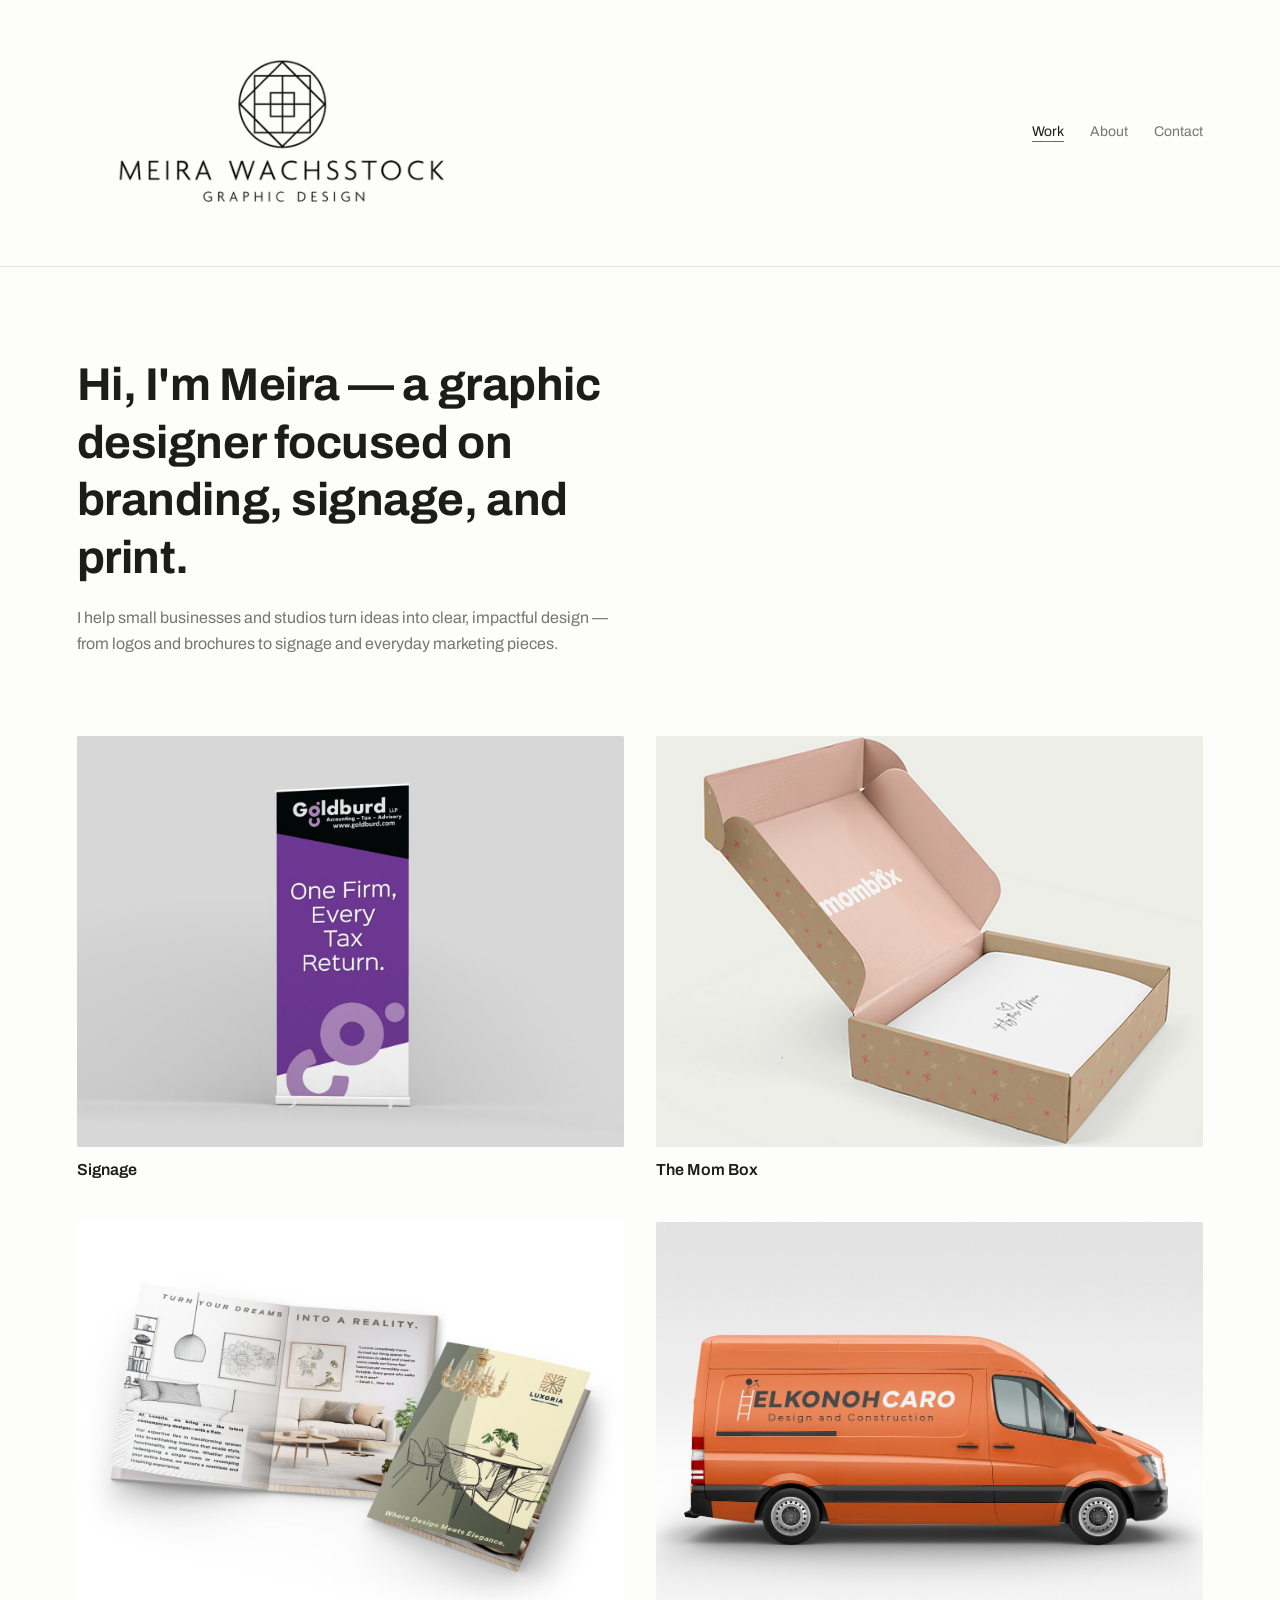
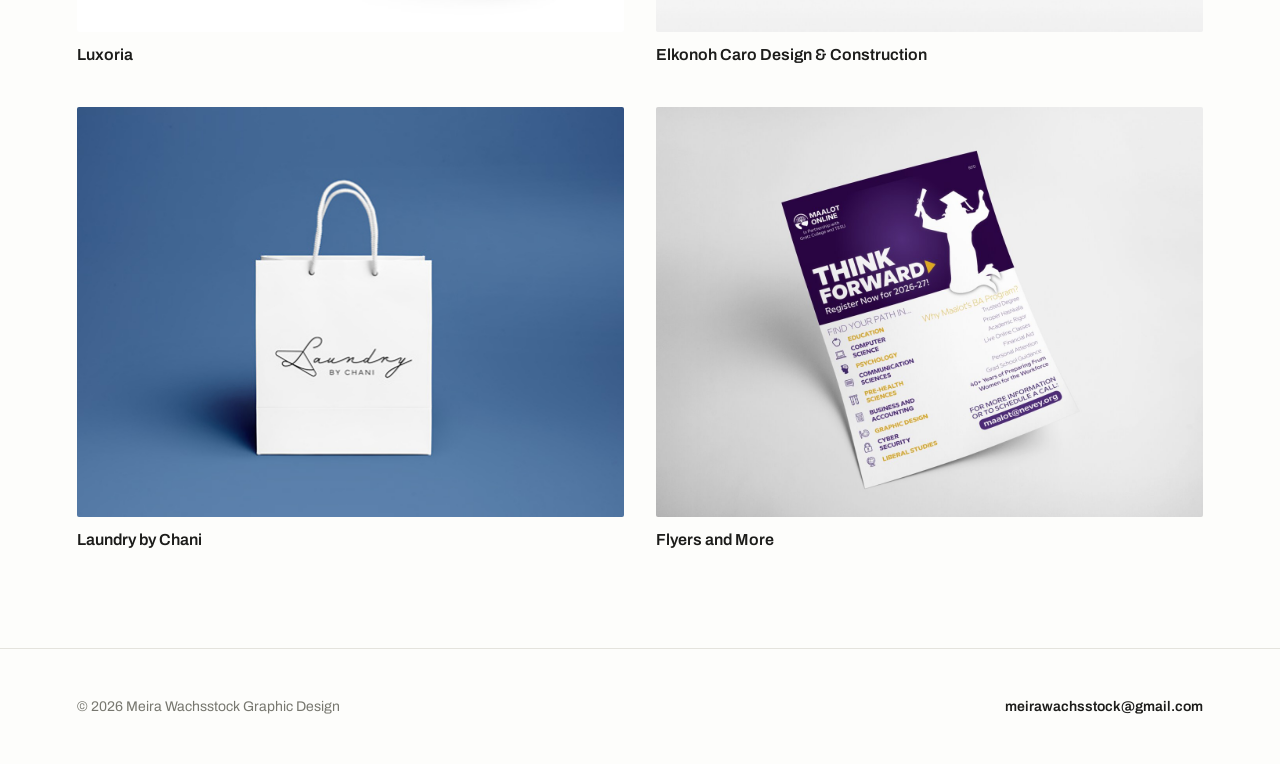
<file: index.html>
<!DOCTYPE html>
<html lang="en">
<head>
<meta charset="UTF-8">
<meta name="viewport" content="width=device-width, initial-scale=1.0">
<title>Meira Wachsstock — Graphic Design</title>
<link rel="preconnect" href="https://fonts.googleapis.com">
<link rel="preconnect" href="https://fonts.gstatic.com" crossorigin>
<link href="https://fonts.googleapis.com/css2?family=Archivo:wght@400;500;600;700&display=swap" rel="stylesheet">
<link rel="stylesheet" href="style.css">
</head>
<body>

<header>
  <a class="name name-lg" href="index.html"><img src="images/logo.png" alt="Meira Wachsstock — Graphic Design"></a>
  <nav>
    <a href="index.html" class="current">Work</a>
    <a href="about.html">About</a>
    <a href="contact.html">Contact</a>
  </nav>
</header>

<section class="intro">
  <h1>Hi, I'm Meira — a graphic designer focused on branding, signage, and print.</h1>
  <p>I help small businesses and studios turn ideas into clear, impactful design — from logos and brochures to signage and everyday marketing pieces.</p>
</section>

<section class="work">

  <a class="card" href="signage.html">
    <div class="thumb"><img src="images/signage-goldburd.jpg" alt="Goldburd LLP banner stand mockup"></div>
    <div class="card-title">Signage</div>
  </a>

  <a class="card" href="the-mom-box.html">
    <div class="thumb"><img src="images/mombox-box.png" alt="The Mom Box"></div>
    <div class="card-title">The Mom Box</div>
  </a>

  <a class="card" href="luxoria.html">
    <div class="thumb"><img src="images/luxoria-1.jpg" alt="Luxoria"></div>
    <div class="card-title">Luxoria</div>
  </a>

  <a class="card" href="elkonoh-caro.html">
    <div class="thumb"><img src="images/caro-truck.jpg" alt="Elkonoh Caro Design &amp; Construction"></div>
    <div class="card-title">Elkonoh Caro Design &amp; Construction</div>
  </a>

  <a class="card" href="laundry-by-chani.html">
    <div class="thumb"><img src="images/chani-bag.jpg" alt="Laundry by Chani"></div>
    <div class="card-title">Laundry by Chani</div>
  </a>

  <a class="card" href="flyers-and-more.html">
    <div class="thumb"><img src="images/flyers-maalot.jpg" alt="Flyers and More"></div>
    <div class="card-title">Flyers and More</div>
  </a>

</section>

<footer>
  <span>© 2026 Meira Wachsstock Graphic Design</span>
  <a class="email" href="mailto:meirawachsstock@gmail.com">meirawachsstock@gmail.com</a>
</footer>

</body>
</html>
</file>
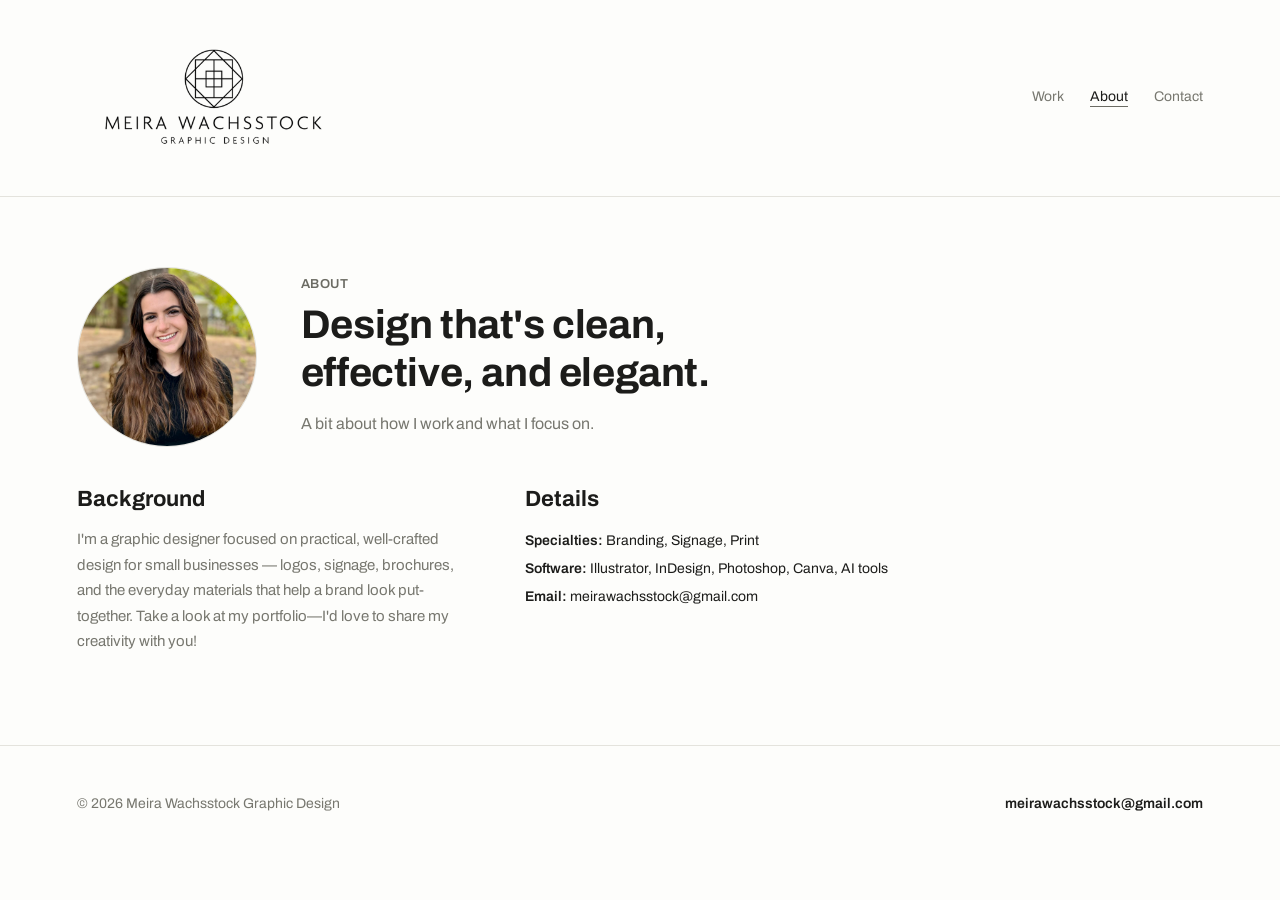
<file: about.html>
<!DOCTYPE html>
<html lang="en">
<head>
<meta charset="UTF-8">
<meta name="viewport" content="width=device-width, initial-scale=1.0">
<title>About — Meira Wachsstock</title>
<link rel="preconnect" href="https://fonts.googleapis.com">
<link rel="preconnect" href="https://fonts.gstatic.com" crossorigin>
<link href="https://fonts.googleapis.com/css2?family=Archivo:wght@400;500;600;700&display=swap" rel="stylesheet">
<link rel="stylesheet" href="style.css">
</head>
<body>

<header>
  <a class="name" href="index.html"><img src="images/logo.png" alt="Meira Wachsstock — Graphic Design"></a>
  <nav>
    <a href="index.html">Work</a>
    <a href="about.html" class="current">About</a>
    <a href="contact.html">Contact</a>
  </nav>
</header>

<div class="about-intro">
  <div class="about-photo">
    <img src="images/portrait.jpg" alt="Meira Wachsstock">
  </div>
  <div class="about-intro-text">
    <div class="kicker">About</div>
    <h1>Design that's clean, effective, and elegant.</h1>
    <p class="lede">A bit about how I work and what I focus on.</p>
  </div>
</div>

<section class="about">
  <div>
    <h2>Background</h2>
    <p>I'm a graphic designer focused on practical, well-crafted design for small businesses — logos, signage, brochures, and the everyday materials that help a brand look put-together. Take a look at my portfolio—I'd love to share my creativity with you!</p>
  </div>
  <div>
    <h2>Details</h2>
    <div class="about-facts">
      <div><b>Specialties:</b> Branding, Signage, Print</div>
      <div><b>Software:</b> Illustrator, InDesign, Photoshop, Canva, AI tools</div>
      <div><b>Email:</b> meirawachsstock@gmail.com</div>
    </div>
  </div>
</section>

<footer>
  <span>© 2026 Meira Wachsstock Graphic Design</span>
  <a class="email" href="mailto:meirawachsstock@gmail.com">meirawachsstock@gmail.com</a>
</footer>

</body>
</html>
</file>
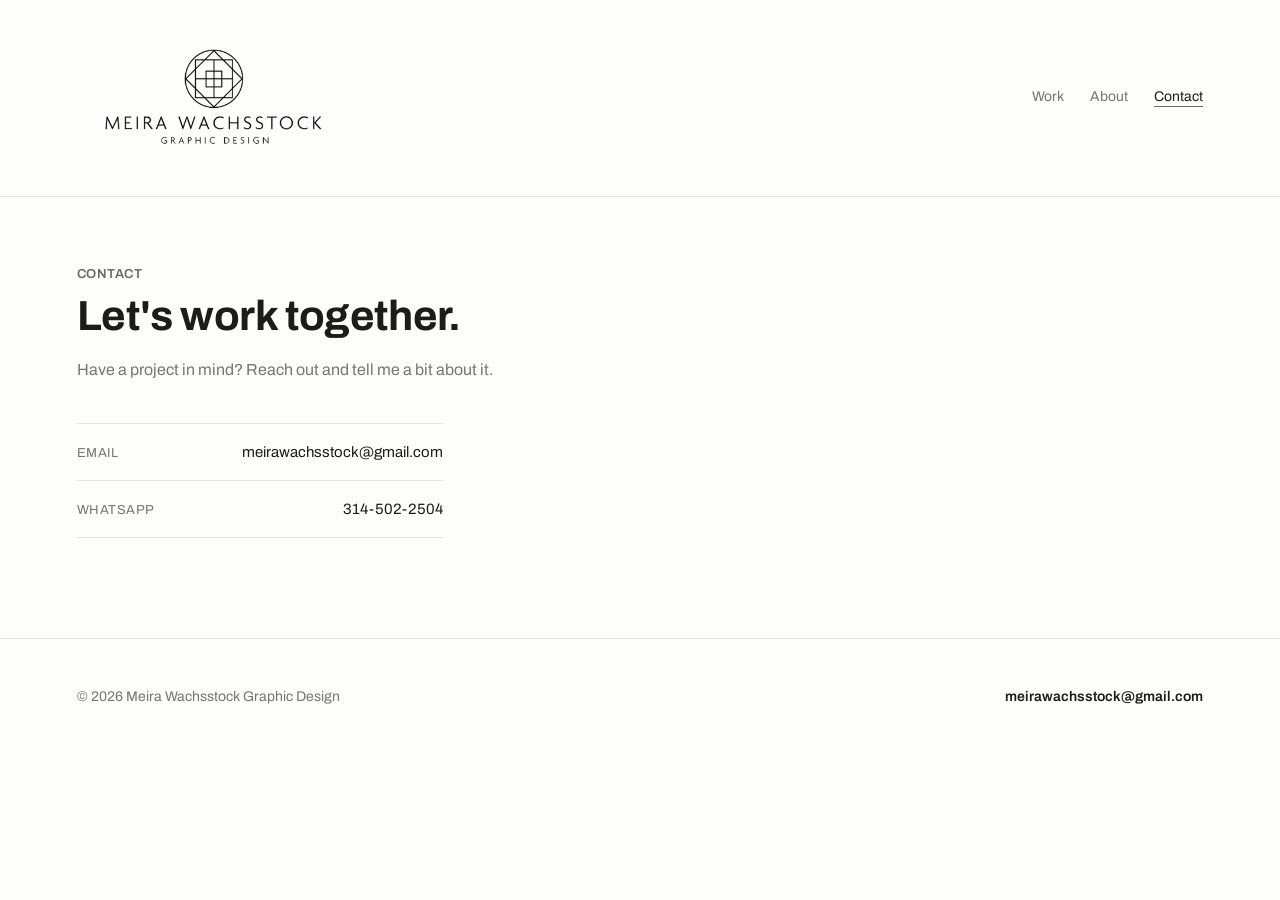
<file: contact.html>
<!DOCTYPE html>
<html lang="en">
<head>
<meta charset="UTF-8">
<meta name="viewport" content="width=device-width, initial-scale=1.0">
<title>Contact — Meira Wachsstock</title>
<link rel="preconnect" href="https://fonts.googleapis.com">
<link rel="preconnect" href="https://fonts.gstatic.com" crossorigin>
<link href="https://fonts.googleapis.com/css2?family=Archivo:wght@400;500;600;700&display=swap" rel="stylesheet">
<link rel="stylesheet" href="style.css">
</head>
<body>

<header>
  <a class="name" href="index.html"><img src="images/logo.png" alt="Meira Wachsstock — Graphic Design"></a>
  <nav>
    <a href="index.html">Work</a>
    <a href="about.html">About</a>
    <a href="contact.html" class="current">Contact</a>
  </nav>
</header>

<div class="page-head">
  <div class="kicker">Contact</div>
  <h1>Let's work together.</h1>
  <p class="lede">Have a project in mind? Reach out and tell me a bit about it.</p>
</div>

<section class="contact-body">
  <div class="contact-row">
    <span class="label">Email</span>
    <a href="mailto:meirawachsstock@gmail.com">meirawachsstock@gmail.com</a>
  </div>
  <div class="contact-row">
    <span class="label">WhatsApp</span>
    <a href="https://wa.me/13145022504" target="_blank" rel="noopener">314-502-2504</a>
  </div>
</section>

<footer>
  <span>© 2026 Meira Wachsstock Graphic Design</span>
  <a class="email" href="mailto:meirawachsstock@gmail.com">meirawachsstock@gmail.com</a>
</footer>

</body>
</html>
</file>
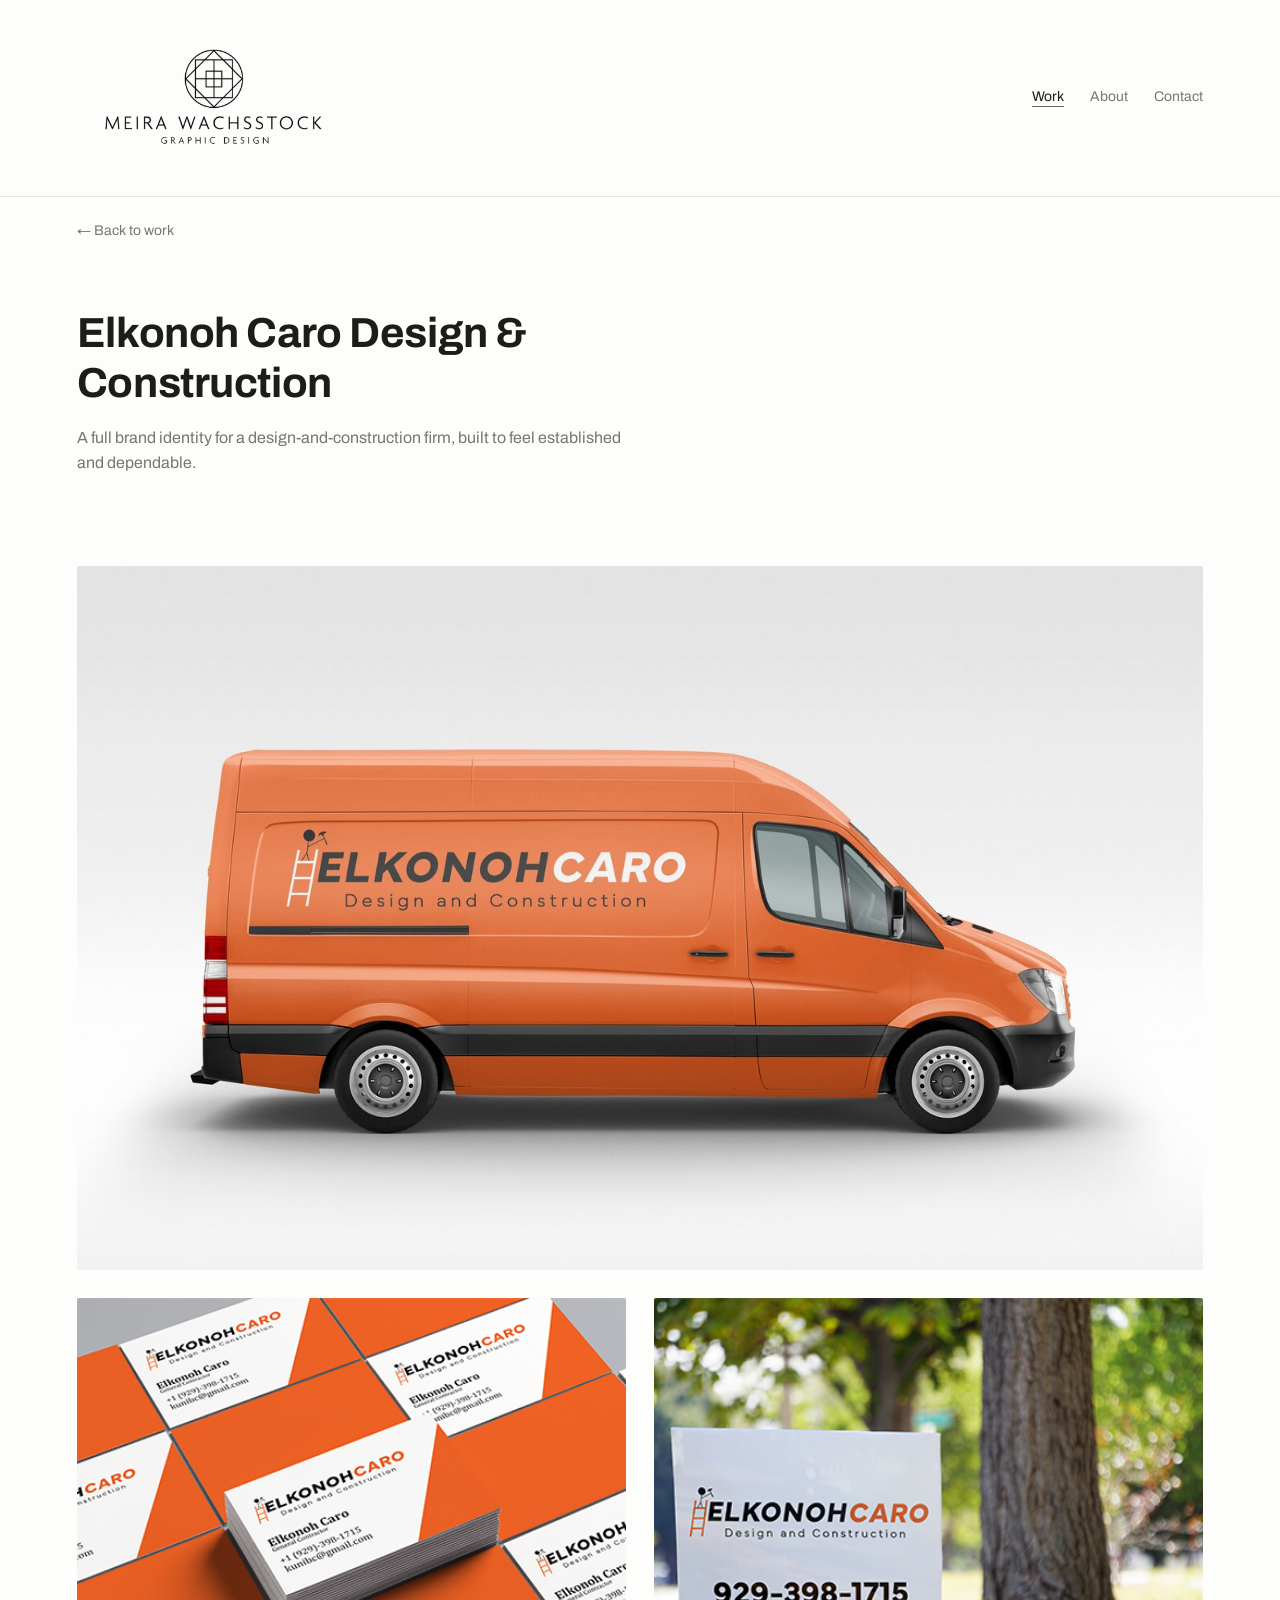
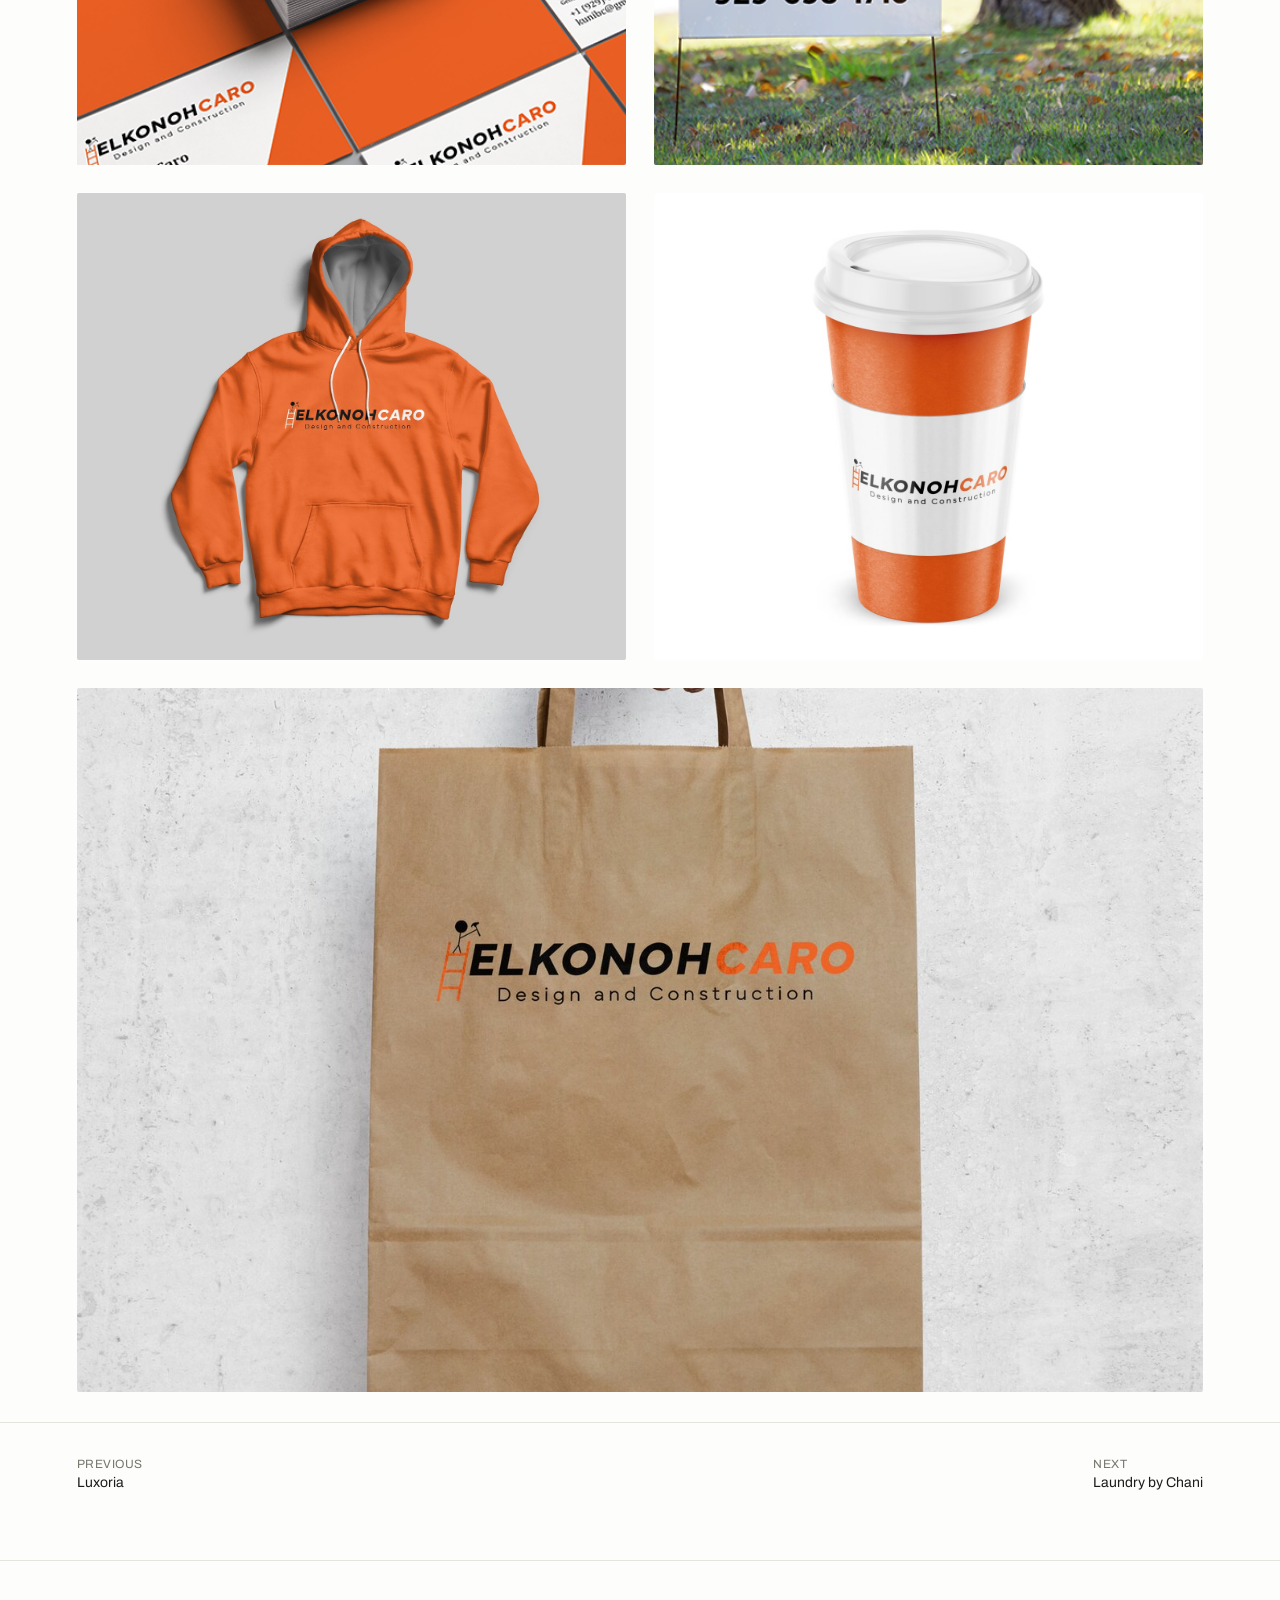
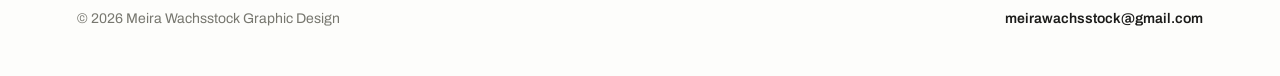
<file: elkonoh-caro.html>
<!DOCTYPE html>
<html lang="en">
<head>
<meta charset="UTF-8">
<meta name="viewport" content="width=device-width, initial-scale=1.0">
<title>Elkonoh Caro Design & Construction — Meira Wachsstock</title>
<link rel="preconnect" href="https://fonts.googleapis.com">
<link rel="preconnect" href="https://fonts.gstatic.com" crossorigin>
<link href="https://fonts.googleapis.com/css2?family=Archivo:wght@400;500;600;700&display=swap" rel="stylesheet">
<link rel="stylesheet" href="style.css">
</head>
<body>

<header>
  <a class="name" href="index.html"><img src="images/logo.png" alt="Meira Wachsstock — Graphic Design"></a>
  <nav>
    <a href="index.html" class="current">Work</a>
    <a href="about.html">About</a>
    <a href="contact.html">Contact</a>
  </nav>
</header>

<a class="back-link" href="index.html">&larr; Back to work</a>

<div class="page-head">
  <h1>Elkonoh Caro Design & Construction</h1>
  <p class="lede">A full brand identity for a design-and-construction firm, built to feel established and dependable.</p>
</div>


<div class="project-images">
  <div class="full"><img src="images/caro-truck.jpg" alt="Elkonoh Caro branded truck mockup"></div>
  <div class="split">
    <div class="full"><img src="images/caro-cards.png" alt="Elkonoh Caro business cards mockup"></div>
    <div class="full"><img src="images/caro-yard-sign.png" alt="Elkonoh Caro yard sign mockup"></div>
  </div>
  <div class="split">
    <div class="full"><img src="images/caro-sweater.jpg" alt="Elkonoh Caro branded sweater mockup"></div>
    <div class="full"><img src="images/caro-cup.jpg" alt="Elkonoh Caro coffee cup mockup"></div>
  </div>
  <div class="full"><img src="images/caro-bag.jpg" alt="Elkonoh Caro paper bag mockup"></div>
</div>


<div class="project-nav">
  <a href="luxoria.html"><span class="lbl">Previous</span>Luxoria</a>
  <a href="laundry-by-chani.html"><span class="lbl">Next</span>Laundry by Chani</a>
</div>

<footer>
  <span>© 2026 Meira Wachsstock Graphic Design</span>
  <a class="email" href="mailto:meirawachsstock@gmail.com">meirawachsstock@gmail.com</a>
</footer>

</body>
</html>
</file>
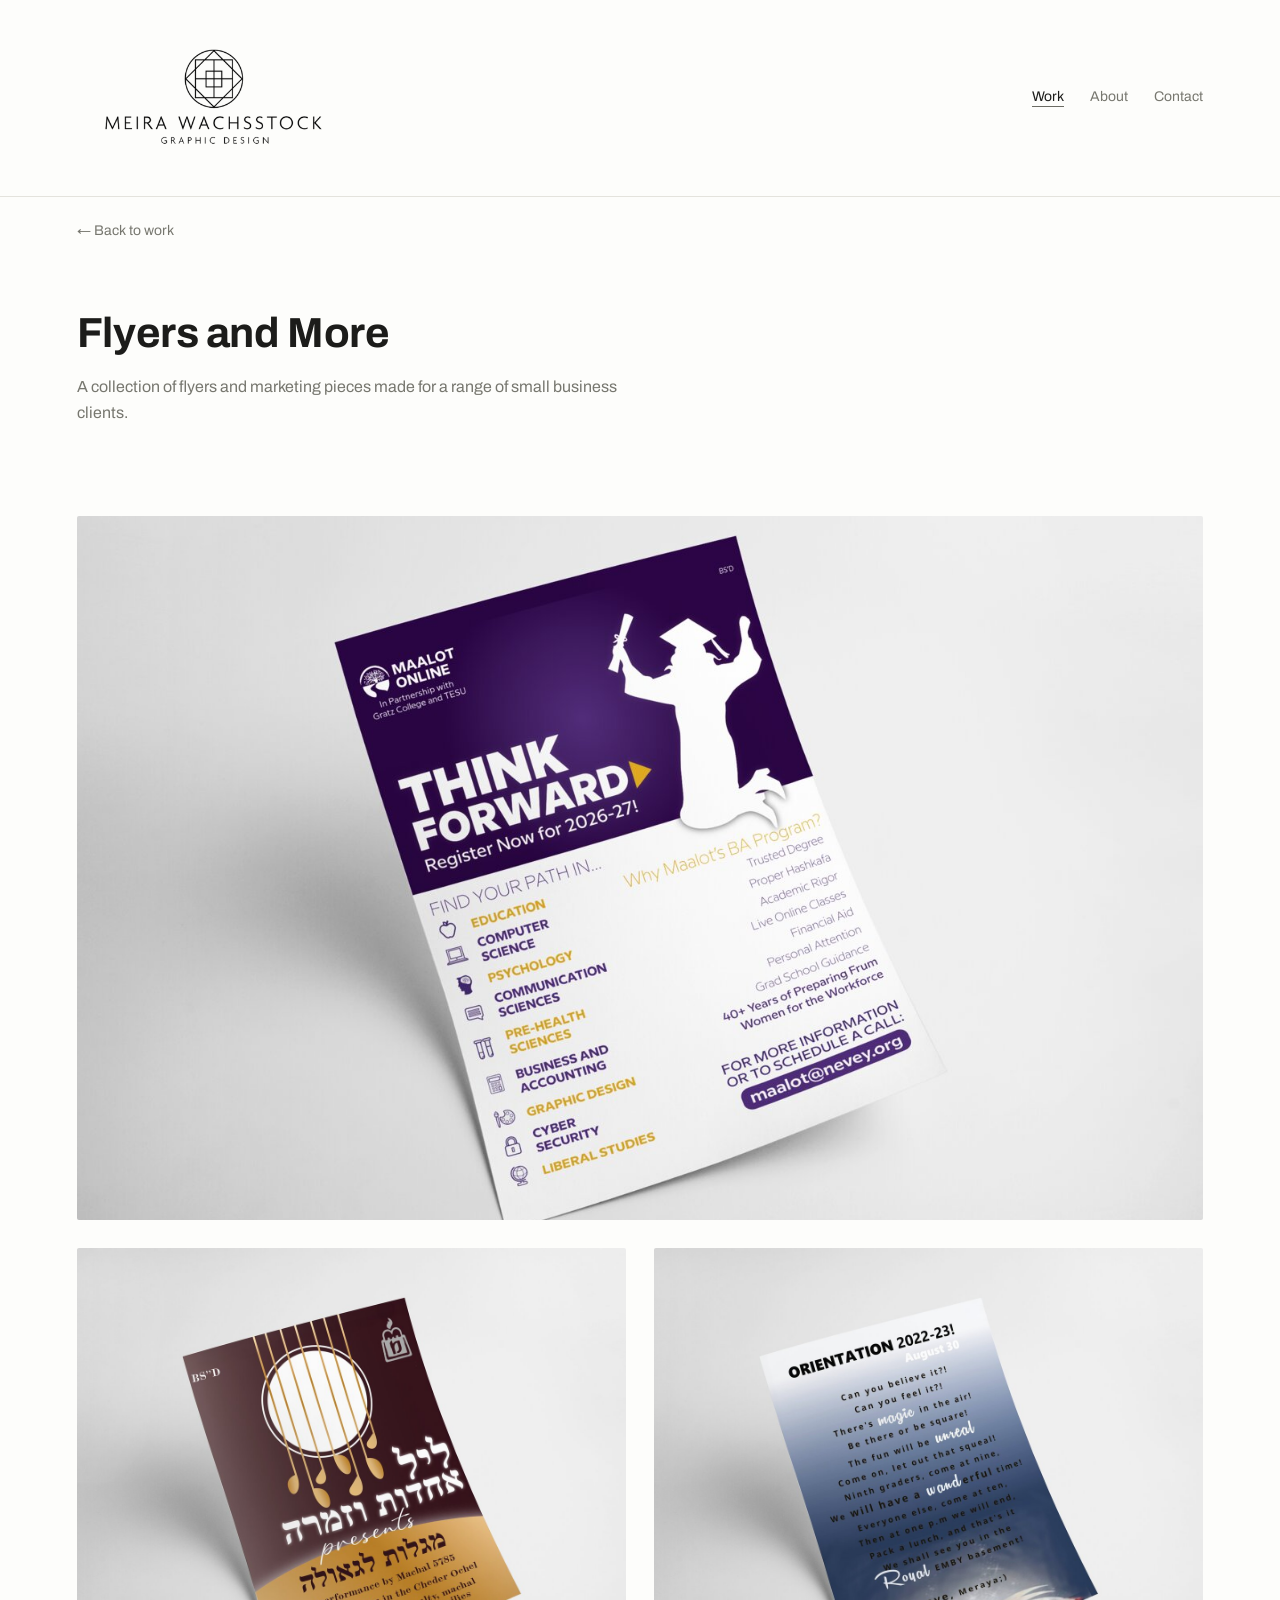
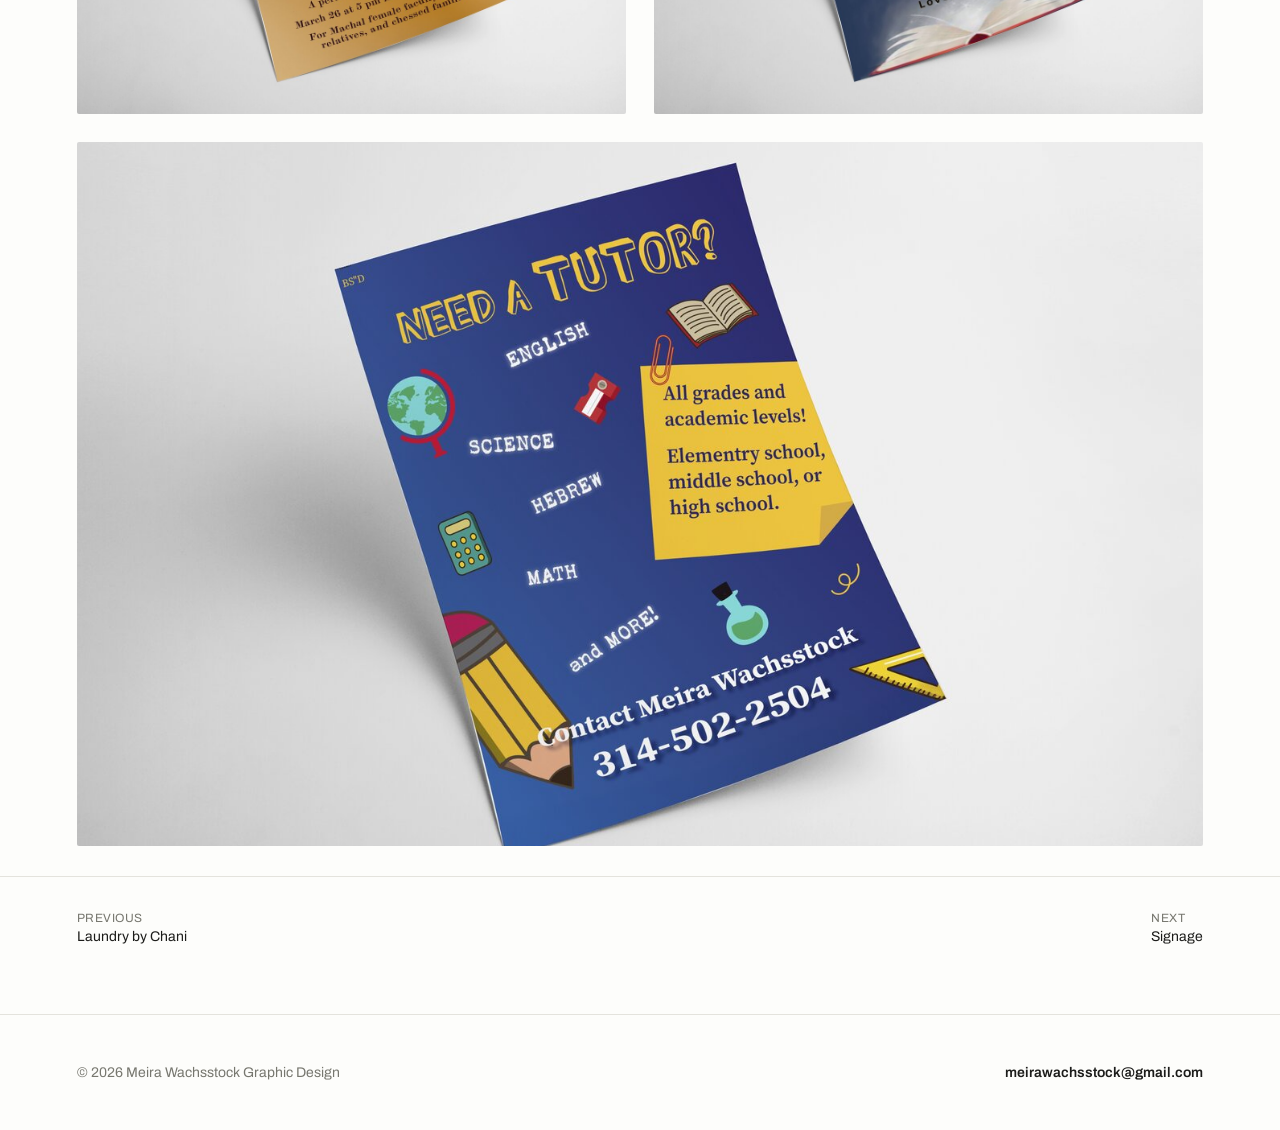
<file: flyers-and-more.html>
<!DOCTYPE html>
<html lang="en">
<head>
<meta charset="UTF-8">
<meta name="viewport" content="width=device-width, initial-scale=1.0">
<title>Flyers and More — Meira Wachsstock</title>
<link rel="preconnect" href="https://fonts.googleapis.com">
<link rel="preconnect" href="https://fonts.gstatic.com" crossorigin>
<link href="https://fonts.googleapis.com/css2?family=Archivo:wght@400;500;600;700&display=swap" rel="stylesheet">
<link rel="stylesheet" href="style.css">
</head>
<body>

<header>
  <a class="name" href="index.html"><img src="images/logo.png" alt="Meira Wachsstock — Graphic Design"></a>
  <nav>
    <a href="index.html" class="current">Work</a>
    <a href="about.html">About</a>
    <a href="contact.html">Contact</a>
  </nav>
</header>

<a class="back-link" href="index.html">&larr; Back to work</a>

<div class="page-head">
  <h1>Flyers and More</h1>
  <p class="lede">A collection of flyers and marketing pieces made for a range of small business clients.</p>
</div>


<div class="project-images">
  <div class="full"><img src="images/flyers-maalot.jpg" alt="Maalot Online flyer mockup"></div>
  <div class="split">
    <div class="full"><img src="images/flyers-machal.jpg" alt="Machal flyer"></div>
    <div class="full"><img src="images/flyers-school.jpg" alt="School flyer"></div>
  </div>
  <div class="full"><img src="images/flyers-shabbos-raffle.jpg" alt="Shabbos raffle flyer"></div>
</div>


<div class="project-nav">
  <a href="laundry-by-chani.html"><span class="lbl">Previous</span>Laundry by Chani</a>
  <a href="signage.html"><span class="lbl">Next</span>Signage</a>
</div>

<footer>
  <span>© 2026 Meira Wachsstock Graphic Design</span>
  <a class="email" href="mailto:meirawachsstock@gmail.com">meirawachsstock@gmail.com</a>
</footer>

</body>
</html>
</file>
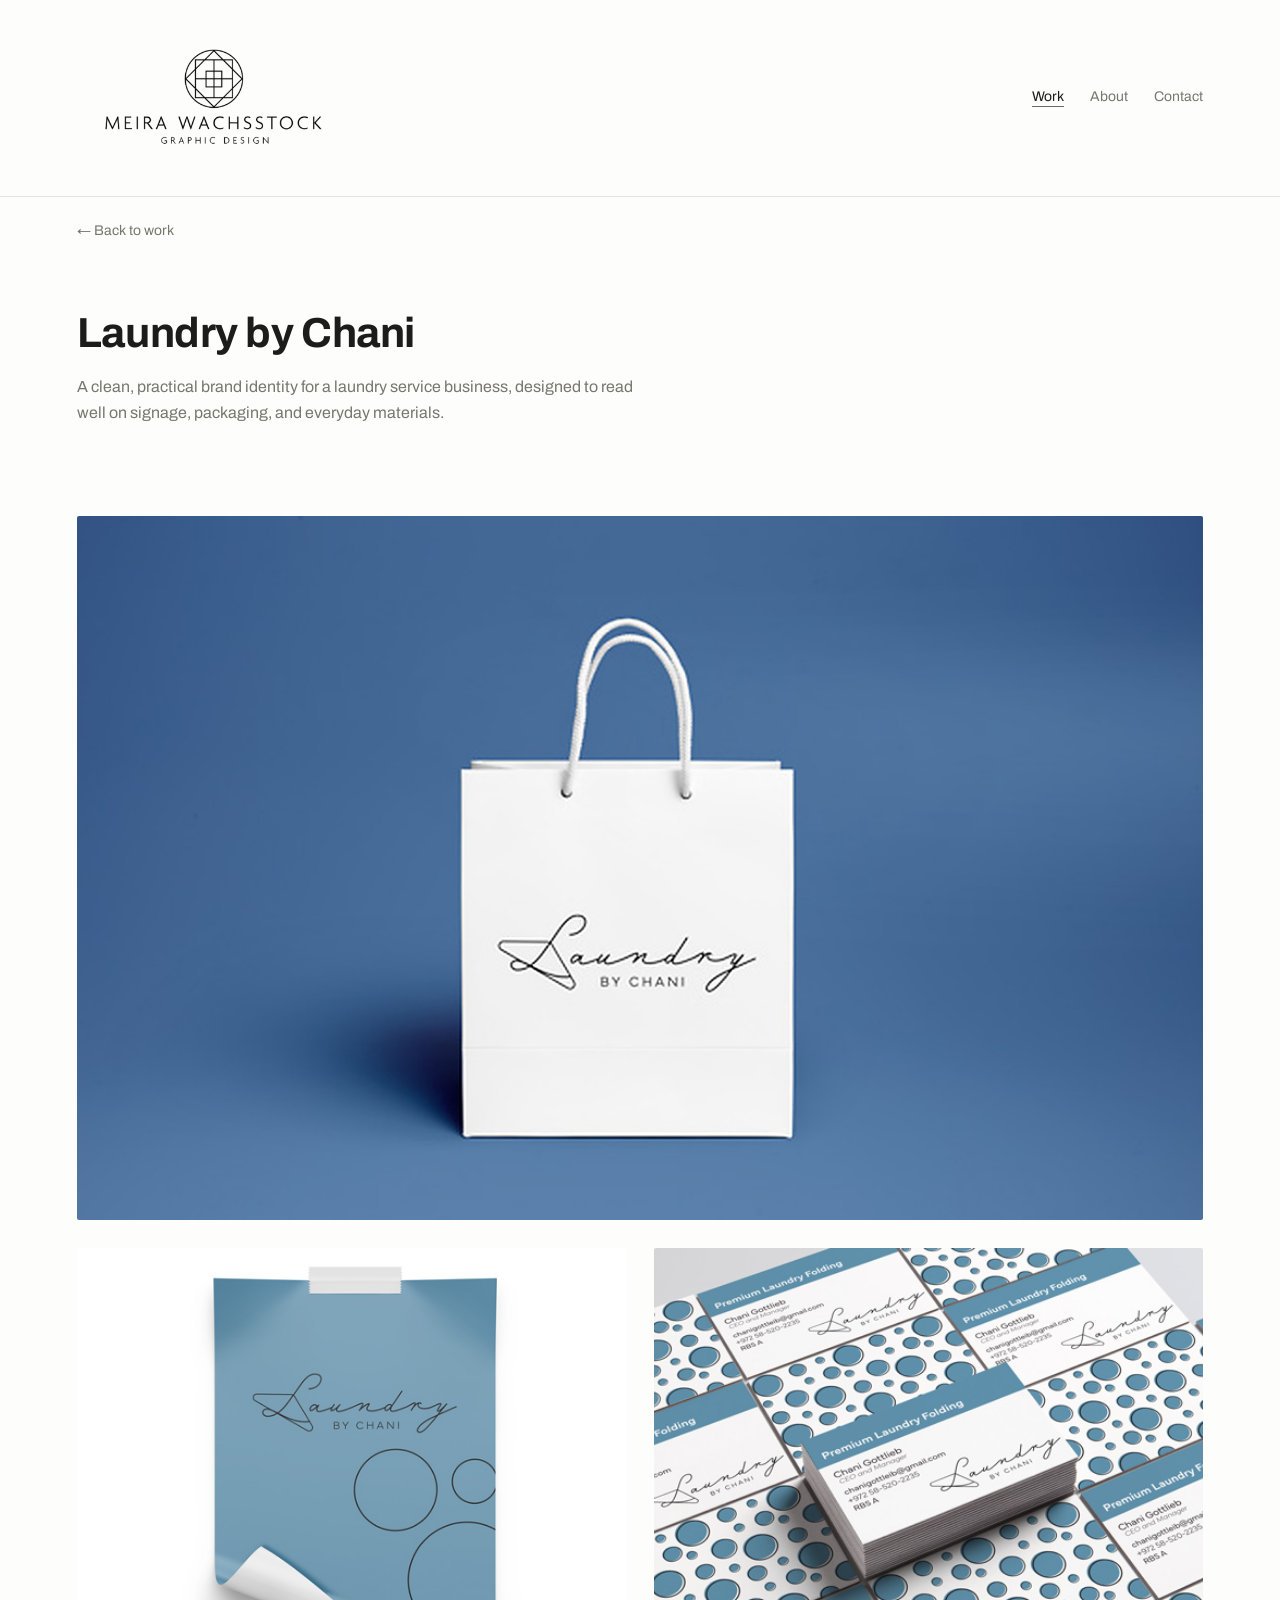
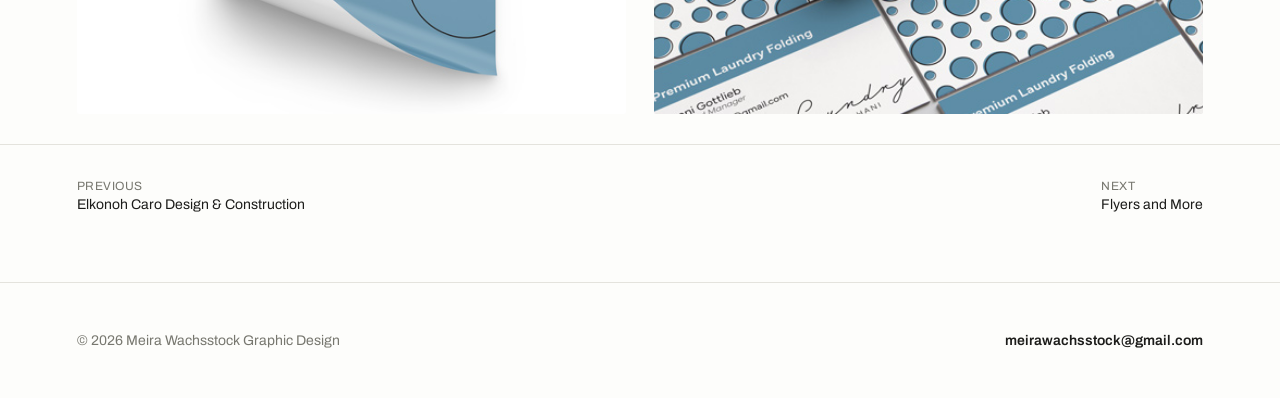
<file: laundry-by-chani.html>
<!DOCTYPE html>
<html lang="en">
<head>
<meta charset="UTF-8">
<meta name="viewport" content="width=device-width, initial-scale=1.0">
<title>Laundry by Chani — Meira Wachsstock</title>
<link rel="preconnect" href="https://fonts.googleapis.com">
<link rel="preconnect" href="https://fonts.gstatic.com" crossorigin>
<link href="https://fonts.googleapis.com/css2?family=Archivo:wght@400;500;600;700&display=swap" rel="stylesheet">
<link rel="stylesheet" href="style.css">
</head>
<body>

<header>
  <a class="name" href="index.html"><img src="images/logo.png" alt="Meira Wachsstock — Graphic Design"></a>
  <nav>
    <a href="index.html" class="current">Work</a>
    <a href="about.html">About</a>
    <a href="contact.html">Contact</a>
  </nav>
</header>

<a class="back-link" href="index.html">&larr; Back to work</a>

<div class="page-head">
  <h1>Laundry by Chani</h1>
  <p class="lede">A clean, practical brand identity for a laundry service business, designed to read well on signage, packaging, and everyday materials.</p>
</div>


<div class="project-images">
  <div class="full"><img src="images/chani-bag.jpg" alt="Laundry by Chani bag mockup"></div>
  <div class="split">
    <div class="full"><img src="images/chani-poster.jpg" alt="Laundry by Chani poster mockup"></div>
    <div class="full"><img src="images/chani-cards.jpg" alt="Laundry by Chani business cards mockup"></div>
  </div>
</div>


<div class="project-nav">
  <a href="elkonoh-caro.html"><span class="lbl">Previous</span>Elkonoh Caro Design & Construction</a>
  <a href="flyers-and-more.html"><span class="lbl">Next</span>Flyers and More</a>
</div>

<footer>
  <span>© 2026 Meira Wachsstock Graphic Design</span>
  <a class="email" href="mailto:meirawachsstock@gmail.com">meirawachsstock@gmail.com</a>
</footer>

</body>
</html>
</file>
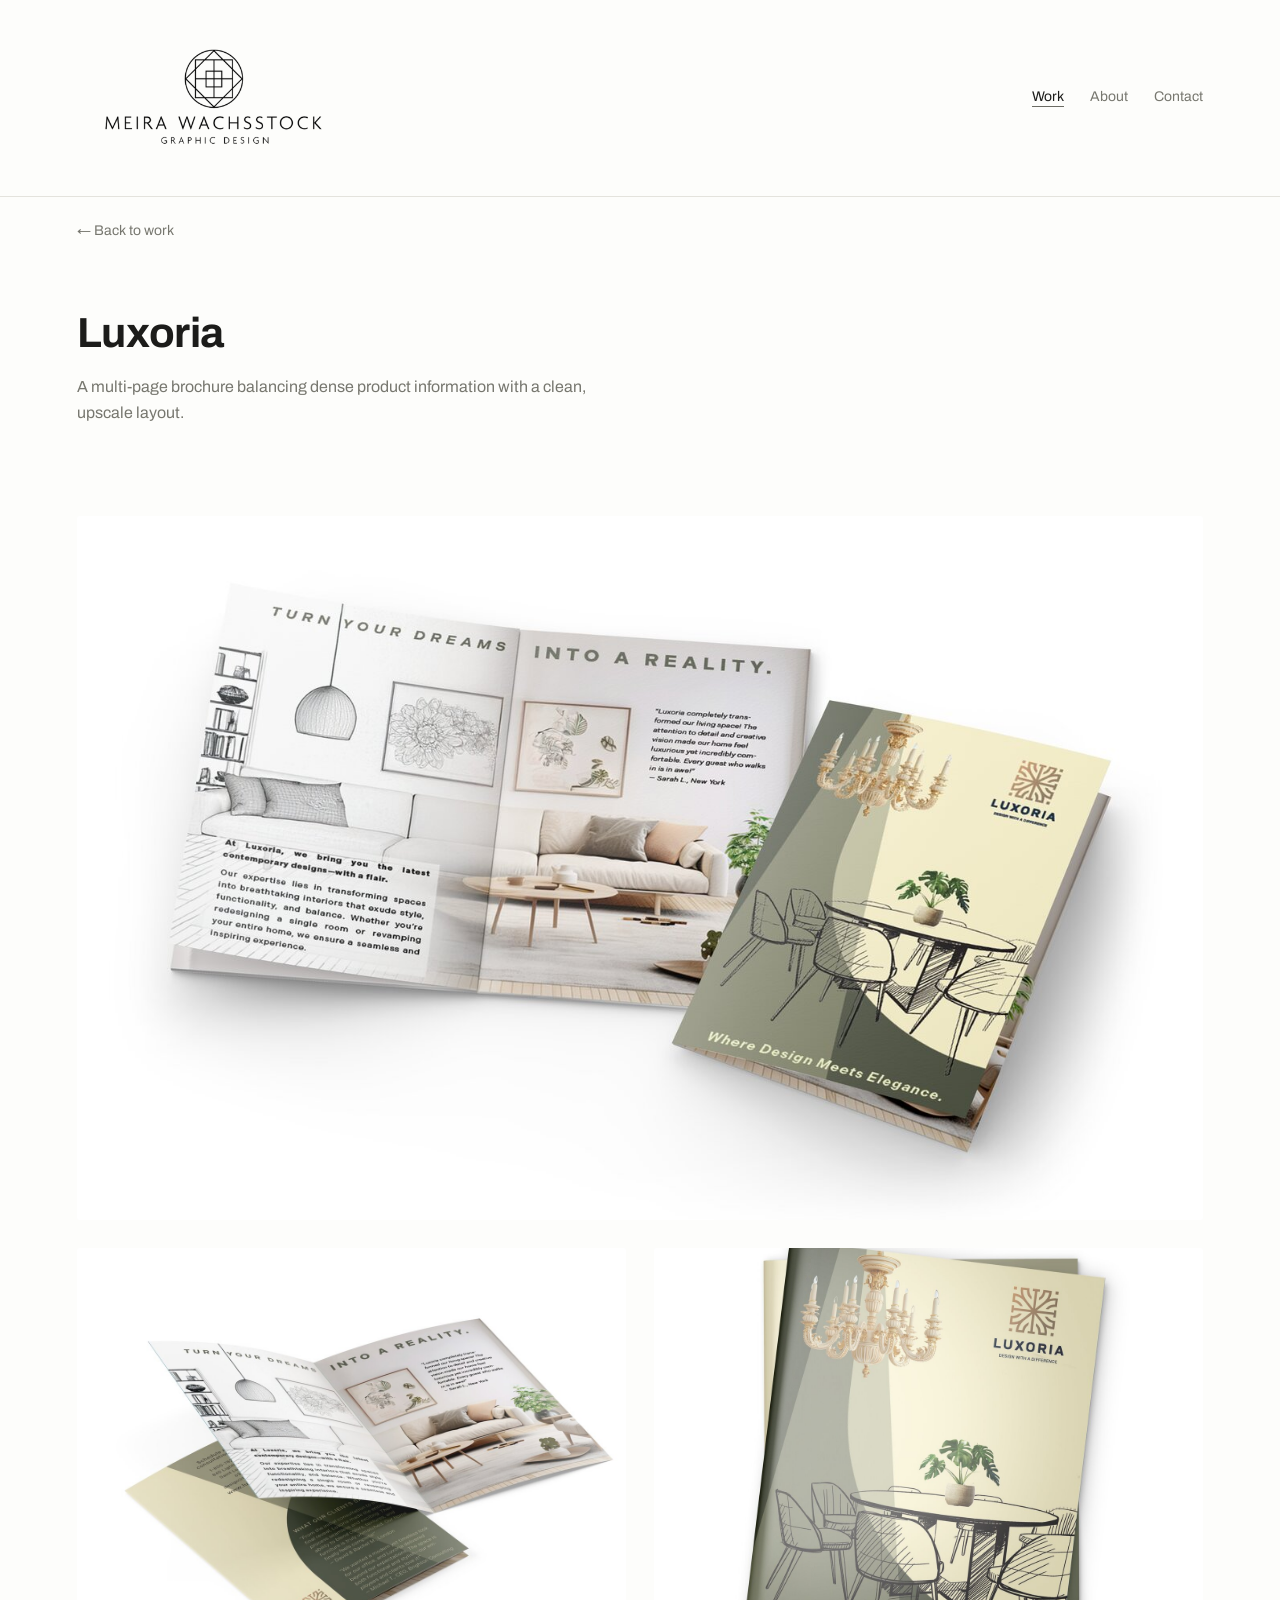
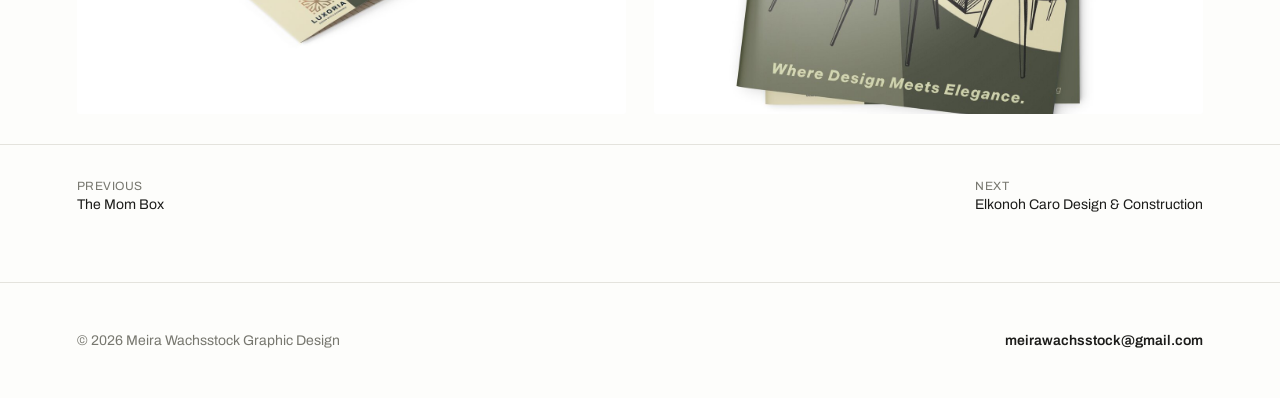
<file: luxoria.html>
<!DOCTYPE html>
<html lang="en">
<head>
<meta charset="UTF-8">
<meta name="viewport" content="width=device-width, initial-scale=1.0">
<title>Luxoria — Meira Wachsstock</title>
<link rel="preconnect" href="https://fonts.googleapis.com">
<link rel="preconnect" href="https://fonts.gstatic.com" crossorigin>
<link href="https://fonts.googleapis.com/css2?family=Archivo:wght@400;500;600;700&display=swap" rel="stylesheet">
<link rel="stylesheet" href="style.css">
</head>
<body>

<header>
  <a class="name" href="index.html"><img src="images/logo.png" alt="Meira Wachsstock — Graphic Design"></a>
  <nav>
    <a href="index.html" class="current">Work</a>
    <a href="about.html">About</a>
    <a href="contact.html">Contact</a>
  </nav>
</header>

<a class="back-link" href="index.html">&larr; Back to work</a>

<div class="page-head">
  <h1>Luxoria</h1>
  <p class="lede">A multi-page brochure balancing dense product information with a clean, upscale layout.</p>
</div>


<div class="project-images">
  <div class="full"><img src="images/luxoria-1.jpg" alt="Luxoria brochure mockup"></div>
  <div class="split">
    <div class="full"><img src="images/luxoria-2.jpg" alt="Luxoria brochure detail"></div>
    <div class="full"><img src="images/luxoria-3.jpg" alt="Luxoria brochure detail"></div>
  </div>
</div>


<div class="project-nav">
  <a href="the-mom-box.html"><span class="lbl">Previous</span>The Mom Box</a>
  <a href="elkonoh-caro.html"><span class="lbl">Next</span>Elkonoh Caro Design & Construction</a>
</div>

<footer>
  <span>© 2026 Meira Wachsstock Graphic Design</span>
  <a class="email" href="mailto:meirawachsstock@gmail.com">meirawachsstock@gmail.com</a>
</footer>

</body>
</html>
</file>
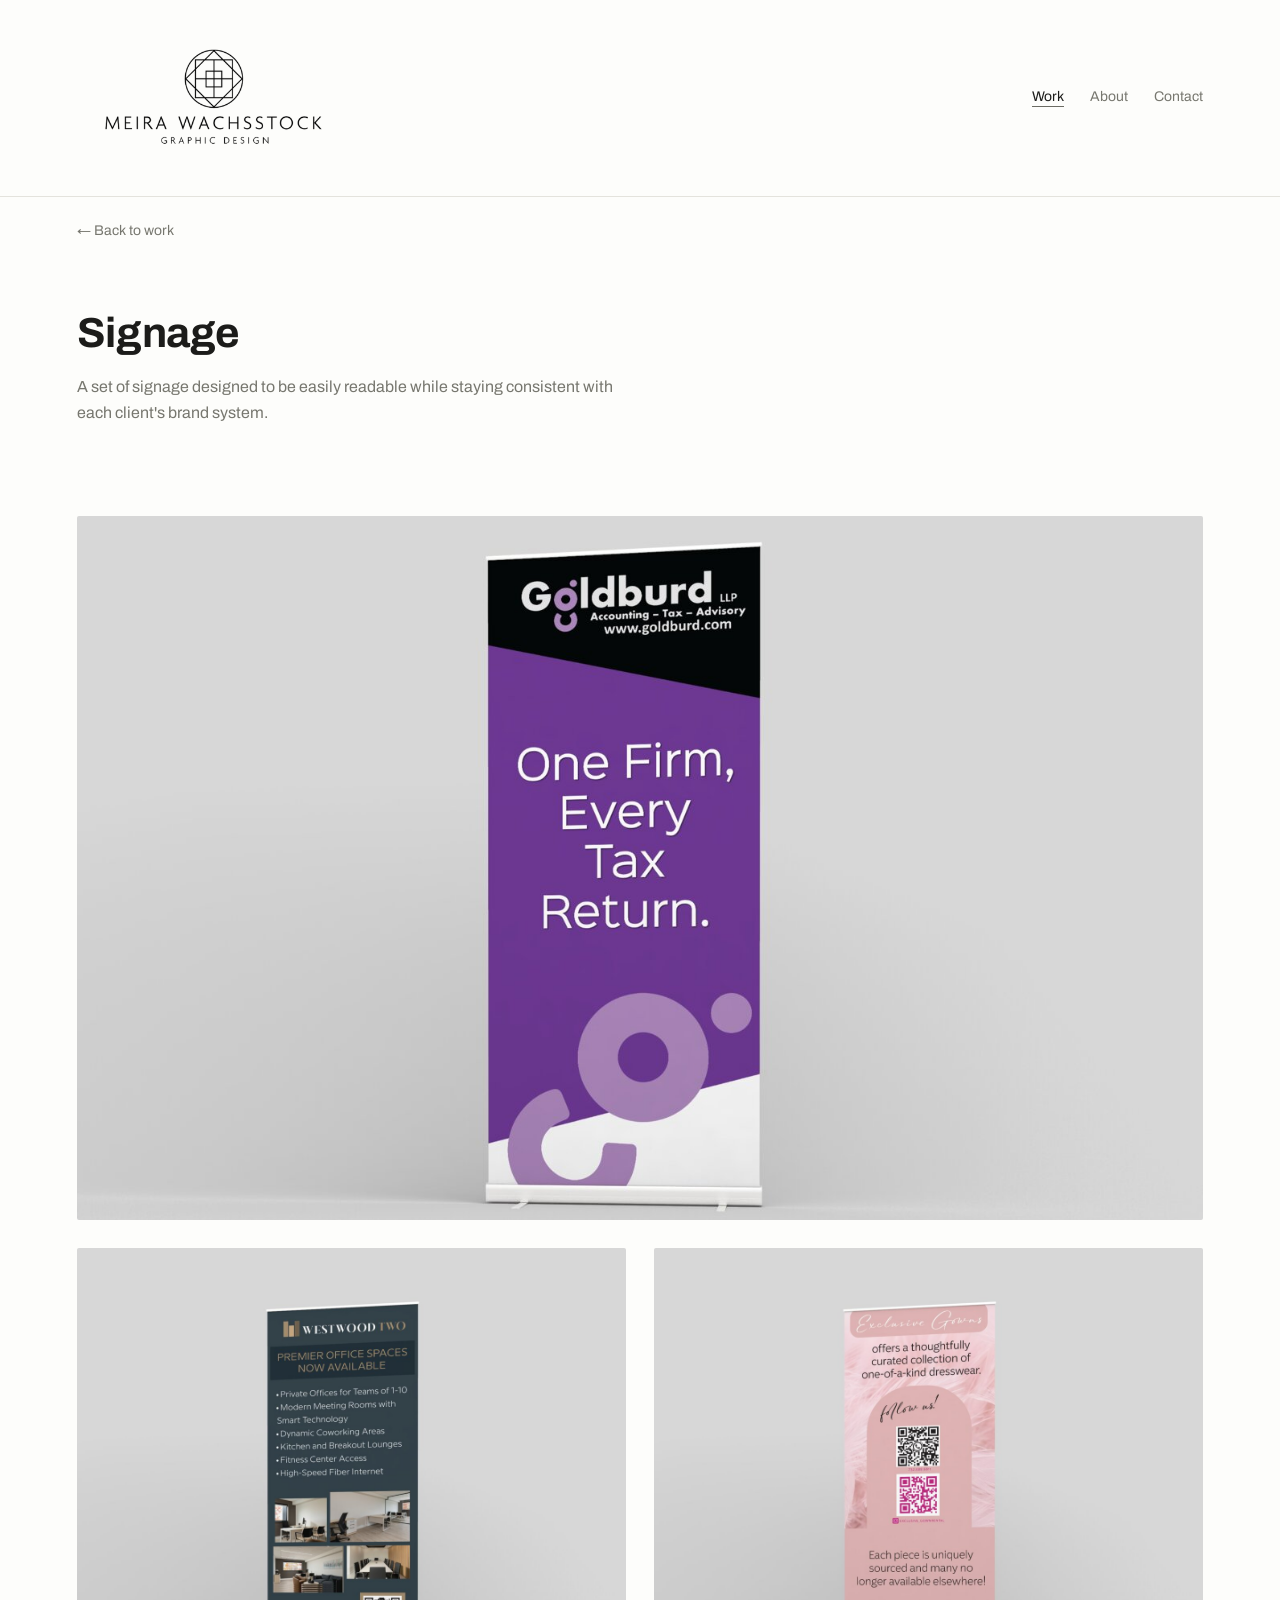
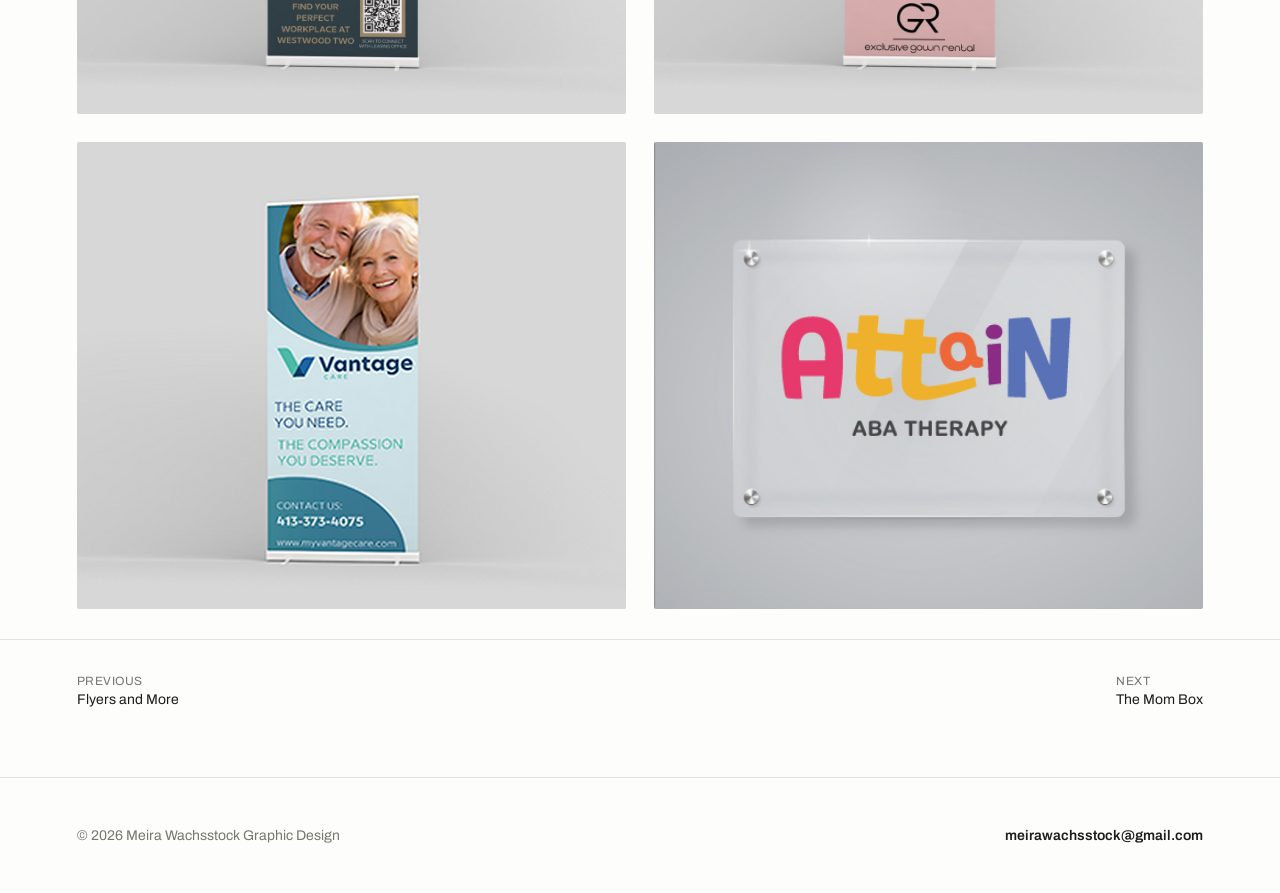
<file: signage.html>
<!DOCTYPE html>
<html lang="en">
<head>
<meta charset="UTF-8">
<meta name="viewport" content="width=device-width, initial-scale=1.0">
<title>Signage — Meira Wachsstock</title>
<link rel="preconnect" href="https://fonts.googleapis.com">
<link rel="preconnect" href="https://fonts.gstatic.com" crossorigin>
<link href="https://fonts.googleapis.com/css2?family=Archivo:wght@400;500;600;700&display=swap" rel="stylesheet">
<link rel="stylesheet" href="style.css">
</head>
<body>

<header>
  <a class="name" href="index.html"><img src="images/logo.png" alt="Meira Wachsstock — Graphic Design"></a>
  <nav>
    <a href="index.html" class="current">Work</a>
    <a href="about.html">About</a>
    <a href="contact.html">Contact</a>
  </nav>
</header>

<a class="back-link" href="index.html">&larr; Back to work</a>

<div class="page-head">
  <h1>Signage</h1>
  <p class="lede">A set of signage designed to be easily readable while staying consistent with each client's brand system.</p>
</div>


<div class="project-images">
     <div class="full"><img src="images/signage-goldburd.jpg" alt="Goldburd LLP banner stand mockup"></div>
  <div class="split">
    <div class="full"><img src="images/signage-westwood.jpg" alt="Westwood Two banner stand mockup"></div>
    <div class="full"><img src="images/signage-exclusive-gowns.jpg" alt="Exclusive Gown Rental banner stand mockup"></div>
  </div>
  <div class="split">
    <div class="full"><img src="images/signage-vantage.png" alt="Vantage Care banner stand mockup"></div>
    <div class="full"><img src="images/signage-attain.jpg" alt="Attain ABA Therapy wall sign mockup"></div>
  </div>
</div>


<div class="project-nav">
  <a href="flyers-and-more.html"><span class="lbl">Previous</span>Flyers and More</a>
  <a href="the-mom-box.html"><span class="lbl">Next</span>The Mom Box</a>
</div>

<footer>
  <span>© 2026 Meira Wachsstock Graphic Design</span>
  <a class="email" href="mailto:meirawachsstock@gmail.com">meirawachsstock@gmail.com</a>
</footer>

</body>
</html>
</file>
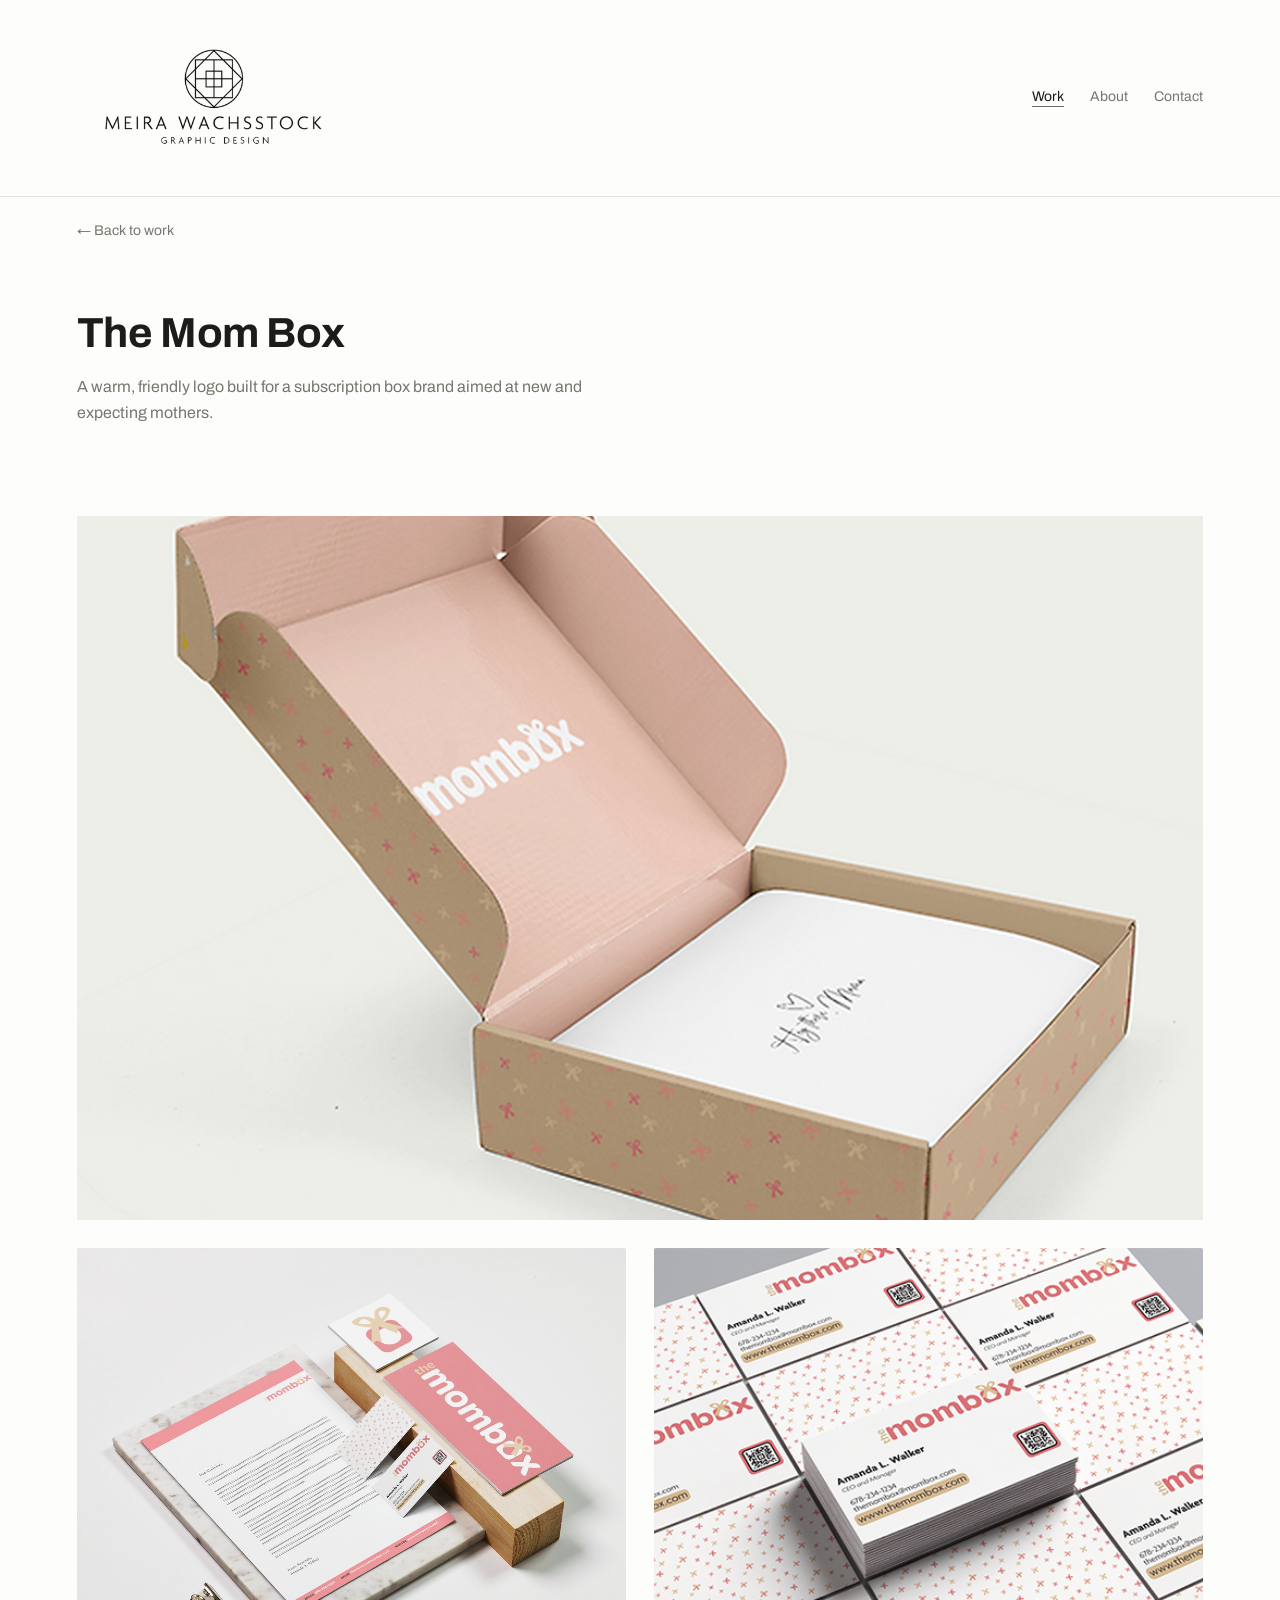
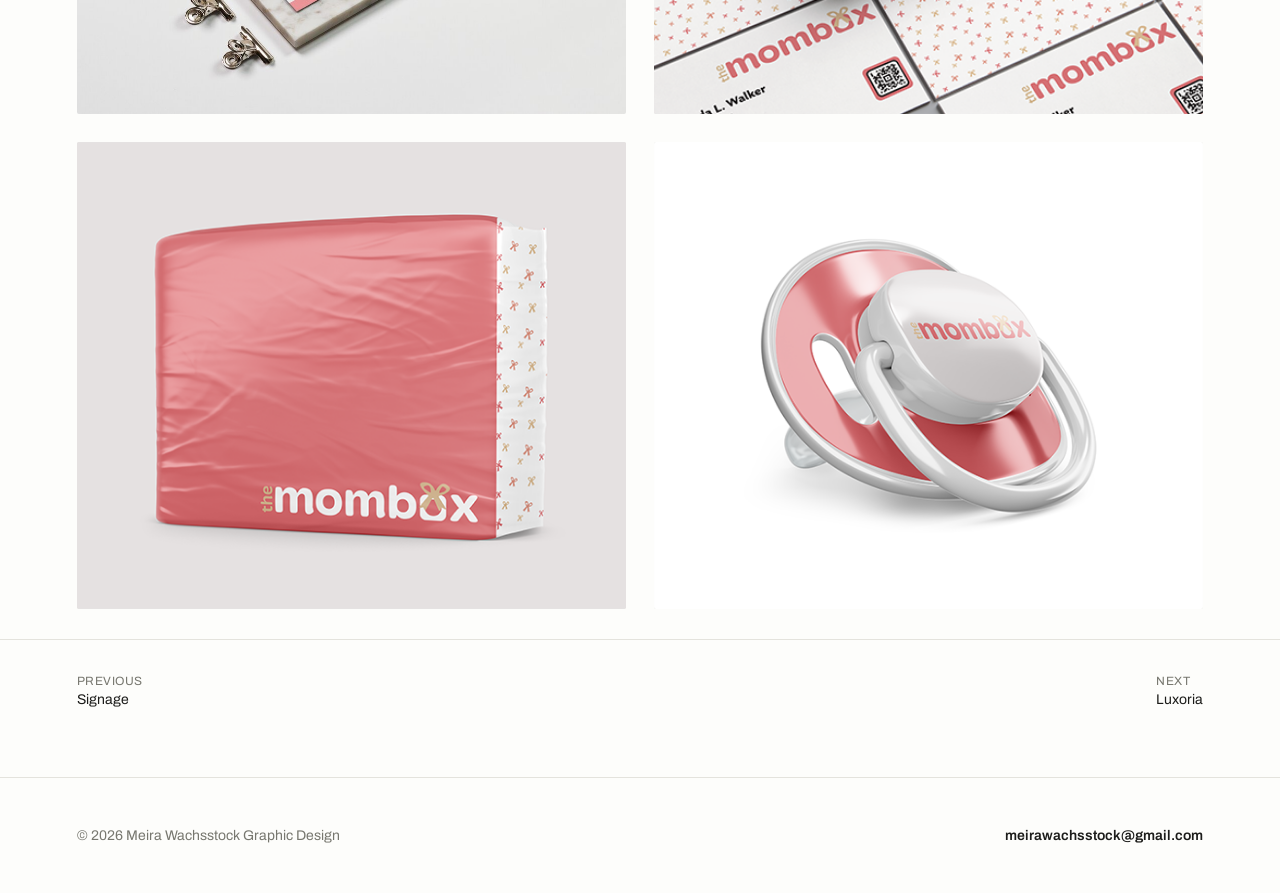
<file: the-mom-box.html>
<!DOCTYPE html>
<html lang="en">
<head>
<meta charset="UTF-8">
<meta name="viewport" content="width=device-width, initial-scale=1.0">
<title>The Mom Box — Meira Wachsstock</title>
<link rel="preconnect" href="https://fonts.googleapis.com">
<link rel="preconnect" href="https://fonts.gstatic.com" crossorigin>
<link href="https://fonts.googleapis.com/css2?family=Archivo:wght@400;500;600;700&display=swap" rel="stylesheet">
<link rel="stylesheet" href="style.css">
</head>
<body>

<header>
  <a class="name" href="index.html"><img src="images/logo.png" alt="Meira Wachsstock — Graphic Design"></a>
  <nav>
    <a href="index.html" class="current">Work</a>
    <a href="about.html">About</a>
    <a href="contact.html">Contact</a>
  </nav>
</header>

<a class="back-link" href="index.html">&larr; Back to work</a>

<div class="page-head">
  <h1>The Mom Box</h1>
  <p class="lede">A warm, friendly logo built for a subscription box brand aimed at new and expecting mothers.</p>
</div>


<div class="project-images">
  <div class="full"><img src="images/mombox-box.png" alt="The Mom Box packaging mockup"></div>
  <div class="split">
    <div class="full"><img src="images/mombox-stationery.jpg" alt="The Mom Box stationery mockup"></div>
    <div class="full"><img src="images/mombox-cards.png" alt="The Mom Box business cards mockup"></div>
  </div>
  <div class="split">
    <div class="full"><img src="images/mombox-diaper.png" alt="The Mom Box diaper packaging mockup"></div>
    <div class="full"><img src="images/mombox-pacifier.png" alt="The Mom Box pacifier mockup"></div>
  </div>
</div>


<div class="project-nav">
  <a href="signage.html"><span class="lbl">Previous</span>Signage</a>
  <a href="luxoria.html"><span class="lbl">Next</span>Luxoria</a>
</div>

<footer>
  <span>© 2026 Meira Wachsstock Graphic Design</span>
  <a class="email" href="mailto:meirawachsstock@gmail.com">meirawachsstock@gmail.com</a>
</footer>

</body>
</html>
</file>
<file: style.css>
:root{
  --bg:#FDFDFB;
  --ink:#1C1C1A;
  --gray:#77776F;
  --line:#E4E3DD;
  --accent:#6B6B63;
}
*{box-sizing:border-box; margin:0; padding:0;}
body{
  font-family:'Archivo', Arial, sans-serif;
  background:var(--bg);
  color:var(--ink);
  -webkit-font-smoothing:antialiased;
}
a{color:inherit; text-decoration:none;}
img{display:block; width:100%; height:100%; object-fit:cover;}

/* ===== Header ===== */
header{
  display:flex; justify-content:space-between; align-items:center;
  flex-wrap:wrap; gap:16px;
  padding:28px 6vw;
  border-bottom:1px solid var(--line);
}
.name{font-size:18px; font-weight:700; letter-spacing:0.01em;}
.name img{height:140px; width:auto; display:block; image-rendering:-webkit-optimize-contrast;}
.name.name-lg img{height:210px;}
header{flex-wrap:wrap;}
nav{display:flex; gap:26px; flex-wrap:wrap;}
nav a{
  font-size:14px; color:var(--gray);
  padding-bottom:2px; border-bottom:1px solid transparent;
}
nav a:hover, nav a:focus-visible, nav a.current{color:var(--ink); border-color:var(--accent);}

/* ===== Intro (home) ===== */
.intro{
  padding:90px 6vw 60px;
  max-width:760px;
}
.intro h1{
  font-size:clamp(30px, 5vw, 46px);
  font-weight:700;
  line-height:1.25;
  letter-spacing:-0.01em;
}
.intro p{
  margin-top:18px;
  font-size:16px;
  color:var(--gray);
  line-height:1.6;
  max-width:560px;
}

/* ===== Work grid ===== */
.work{
  padding:20px 6vw 100px;
  display:grid;
  grid-template-columns:repeat(2, 1fr);
  gap:44px 32px;
}
.card{display:block;}
.thumb{
  aspect-ratio:4/3;
  background:var(--line);
  overflow:hidden;
  border-radius:2px;
}
.thumb .placeholder{
  width:100%; height:100%;
  display:flex; align-items:center; justify-content:center;
  font-size:13px; color:var(--gray);
  letter-spacing:0.03em;
  text-align:center;
  padding:10px;
}
.card-title{
  margin-top:14px;
  font-size:16px; font-weight:600;
}
.card-cat{
  margin-top:2px;
  font-size:13px; color:var(--gray);
}
.card:hover .card-title{color:var(--accent);}

/* ===== Simple page header (about / contact / project) ===== */
.page-head{
  padding:70px 6vw 40px;
  max-width:760px;
}
.page-head .kicker{
  font-size:13px; color:var(--accent); font-weight:600;
  letter-spacing:0.04em; text-transform:uppercase; margin-bottom:10px;
}
.page-head h1{
  font-size:clamp(28px, 4.5vw, 42px);
  font-weight:700; line-height:1.2; letter-spacing:-0.01em;
}
.page-head p.lede{
  margin-top:16px; color:var(--gray); font-size:16px; line-height:1.6; max-width:560px;
}

/* ===== Project detail ===== */
.back-link{
  display:inline-block;
  padding:26px 6vw 0;
  font-size:14px; color:var(--gray);
}
.back-link:hover{color:var(--accent);}
.project-meta{
  padding:14px 6vw 40px;
  display:flex; gap:36px; flex-wrap:wrap;
  font-size:14px; color:var(--gray);
  border-bottom:1px solid var(--line);
  max-width:900px;
}
.project-meta b{color:var(--ink); display:block; font-size:12px; text-transform:uppercase; letter-spacing:0.04em; margin-bottom:4px; font-weight:600;}
.project-images{
  padding:50px 6vw 30px;
  display:grid; gap:28px;
}
.project-images .full{aspect-ratio:16/10; background:var(--line); border-radius:2px; overflow:hidden;}
.project-images .full .placeholder{
  width:100%; height:100%; display:flex; align-items:center; justify-content:center;
  color:var(--gray); font-size:14px;
}
.project-images .split{display:grid; grid-template-columns:1fr 1fr; gap:28px;}
.project-images .split .full{aspect-ratio:4/3.4;}
.project-copy{
  padding:20px 6vw 90px; max-width:640px;
}
.project-copy p{color:var(--gray); font-size:15px; line-height:1.75; margin-bottom:16px;}
.project-nav{
  border-top:1px solid var(--line);
  padding:34px 6vw 70px;
  display:flex; justify-content:space-between;
  font-size:14px;
}
.project-nav a:hover{color:var(--accent);}
.project-nav .lbl{display:block; font-size:12px; color:var(--gray); text-transform:uppercase; letter-spacing:0.04em; margin-bottom:4px;}

/* ===== About intro w/ portrait ===== */
.about-intro{
  padding:70px 6vw 40px;
  display:flex; align-items:center; gap:44px; flex-wrap:wrap;
  max-width:900px;
}
.about-photo{
  width:180px; height:180px; border-radius:50%;
  overflow:hidden; flex-shrink:0;
  border:1px solid var(--line-strong, var(--line));
}
.about-photo img{width:100%; height:100%; object-fit:cover;}
.about-intro-text{flex:1; min-width:240px;}
.about-intro-text .kicker{
  font-size:13px; color:var(--accent); font-weight:600;
  letter-spacing:0.04em; text-transform:uppercase; margin-bottom:10px;
}
.about-intro-text h1{
  font-size:clamp(26px, 4vw, 40px);
  font-weight:700; line-height:1.2; letter-spacing:-0.01em;
}
.about-intro-text p.lede{
  margin-top:14px; color:var(--gray); font-size:16px; line-height:1.6;
}
@media (max-width:600px){
  .about-intro{flex-direction:column; align-items:flex-start;}
}
.about{
  padding:0 6vw 90px;
  display:grid;
  grid-template-columns:1fr 1fr;
  gap:50px;
  max-width:1000px;
}
.about h2{font-size:22px; font-weight:700; margin-bottom:16px;}
.about p{color:var(--gray); font-size:15px; line-height:1.7; max-width:480px;}
.about-facts{font-size:14px; line-height:2;}
.about-facts b{font-weight:600;}

/* ===== Contact page ===== */
.contact-body{
  padding:0 6vw 100px;
  max-width:520px;
}
.contact-row{
  border-top:1px solid var(--line);
  padding:20px 0;
  display:flex; justify-content:space-between; align-items:baseline;
  font-size:15px;
}
.contact-row:last-child{border-bottom:1px solid var(--line);}
.contact-row .label{color:var(--gray); font-size:13px; text-transform:uppercase; letter-spacing:0.04em;}
.contact-row a:hover{color:var(--accent);}

/* ===== Footer ===== */
footer{
  padding:50px 6vw;
  border-top:1px solid var(--line);
  display:flex; justify-content:space-between; align-items:center;
  flex-wrap:wrap; gap:14px;
  font-size:14px; color:var(--gray);
}
footer .email{color:var(--ink); font-weight:600;}
footer .email:hover{color:var(--accent);}

a:focus-visible{outline:2px solid var(--accent); outline-offset:3px;}

@media (max-width:760px){
  .work{grid-template-columns:1fr;}
  .about{grid-template-columns:1fr;}
  .project-images .split{grid-template-columns:1fr;}
  .name img{height:90px;}
  .name.name-lg img{height:120px;}
}
</file>
